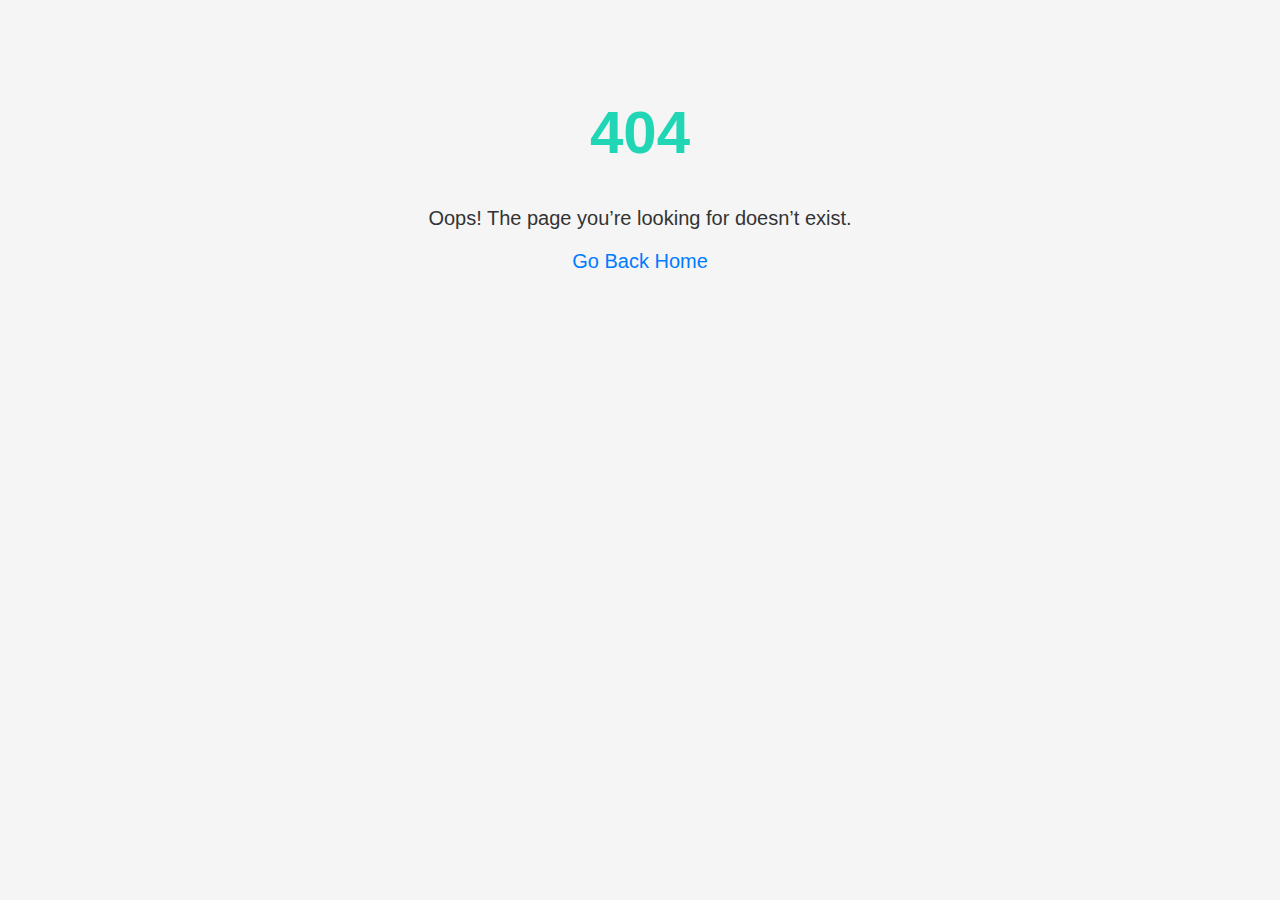
<file: 404_1.html>
<!DOCTYPE html>
<html lang="en">
<head>
  <meta charset="UTF-8">
  <meta name="viewport" content="width=device-width, initial-scale=1.0">
  <title>404 - Page Not Found</title>
  <style>
    body {
      font-family: Arial, sans-serif;
      background: #f5f5f5;
      text-align: center;
      padding: 50px;
    }
    h1 {
      font-size: 60px;
      color: #20d6b5;
    }
    p {
      font-size: 20px;
      color: #333;
    }
    a {
      color: #007BFF;
      text-decoration: none;
    }
    a:hover {
      text-decoration: underline;
    }
  </style>
</head>
<body>
  <h1>404</h1>
  <p>Oops! The page you’re looking for doesn’t exist.</p>
  <p><a href="index.html">Go Back Home</a></p>
</body>
</html>
</file>
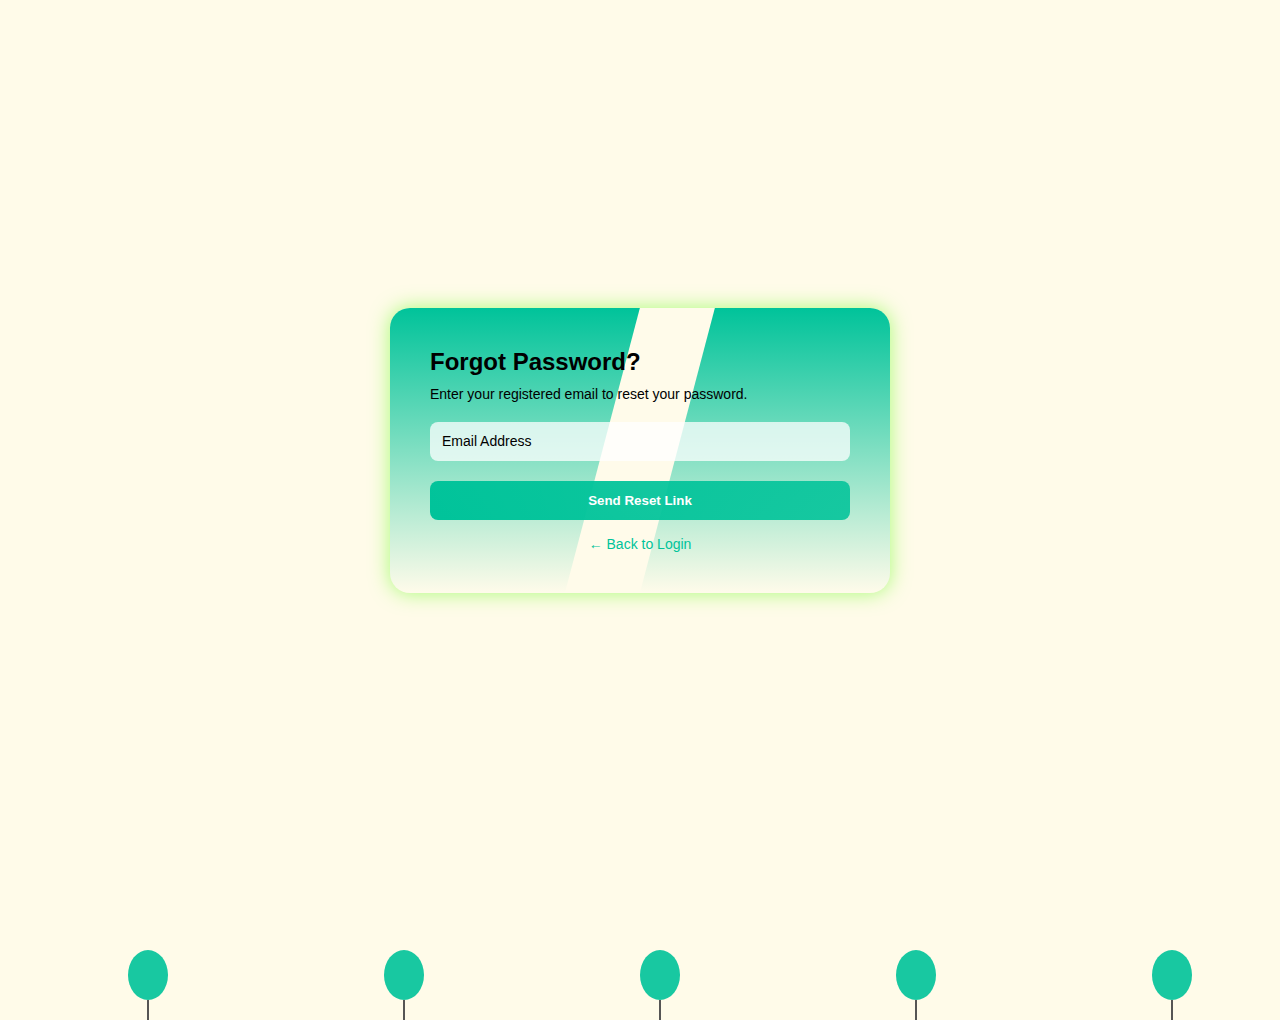
<file: forget.html>
<!DOCTYPE html>
<html lang="en">
<head>
  <meta charset="UTF-8">
  <meta name="viewport" content="width=device-width, initial-scale=1.0">
  <title>Forgot Password</title>
  <link rel="stylesheet" href="forget.css">
</head>
<body>
     <div class="balloon"></div>
  <div class="balloon"></div>
  <div class="balloon"></div>
  <div class="balloon"></div>
  <div class="balloon"></div>
  <div class="split-container">
    <div class="fire-split"></div>
    <div class="form-container">
      <h2>Forgot Password?</h2>
      <p>Enter your registered email to reset your password.</p>
      <form action="#">
        <div class="input-box">
          <input type="email" required>
          <label>Email Address</label>
        </div>
        <button type="submit" class="btn">Send Reset Link</button>
        <div class="back-login">
          <a href="login.html">← Back to Login</a>
        </div>
      </form>
    </div>
  </div>
</body>
</html>
</file>
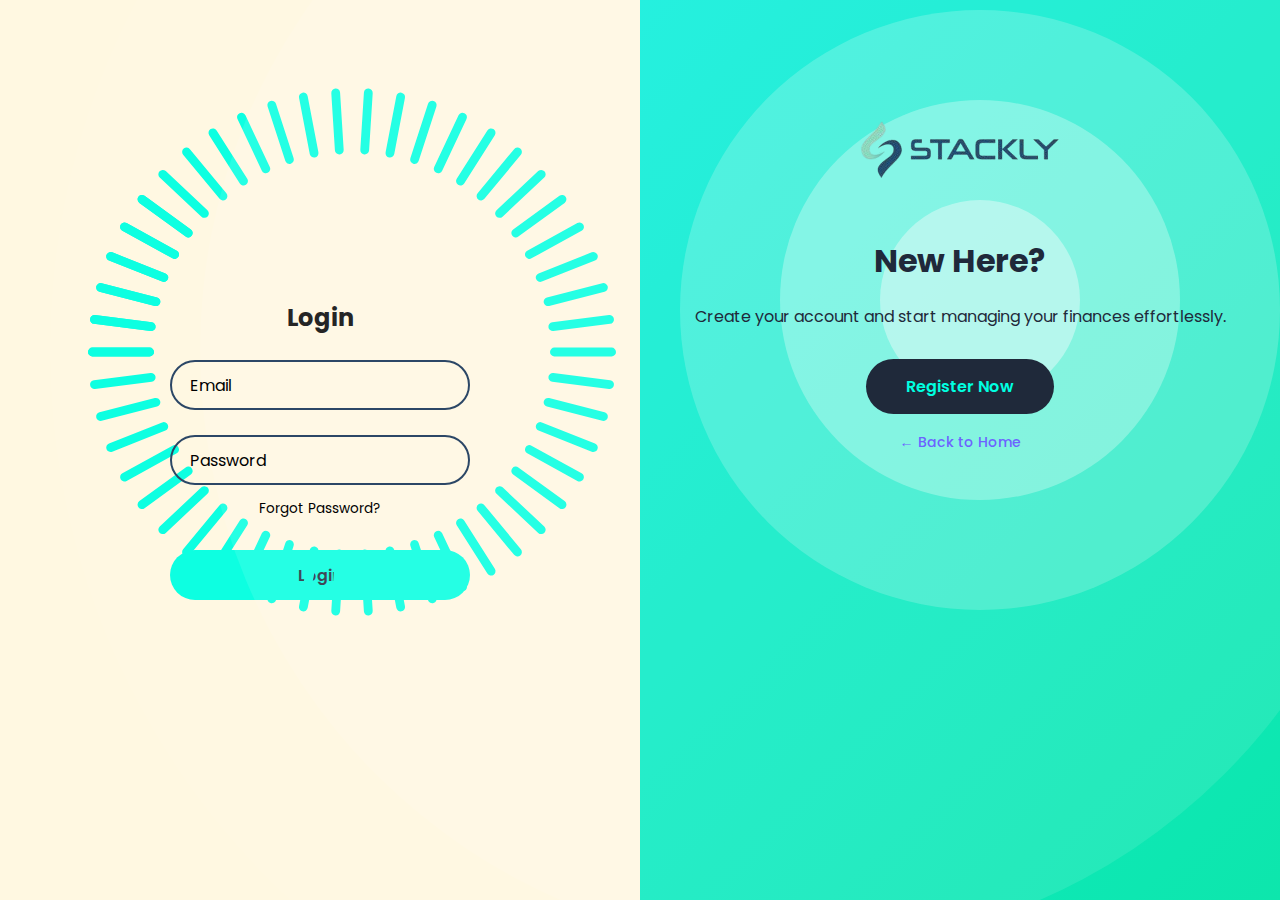
<file: login.html>
<!DOCTYPE html>
<html lang="en">
<head>
  <meta charset="UTF-8" />
  <meta name="viewport" content="width=device-width, initial-scale=1.0"/>
  <title>Login - Stackly</title>
  <link rel="stylesheet" href="login.css" />
  <link href="https://fonts.googleapis.com/css2?family=Poppins:wght@300;400;500;600;700;800;900&display=swap" rel="stylesheet">
</head>
<body>
  <div class="login-container">
    
    <!-- Left Section: Login -->
    <div class="login-box login-left active">
      <div class="animation-container">
        <!-- 50 animated spans for blinking effect -->
        <span style="--i:0;"></span>
        <span style="--i:1;"></span>
        <span style="--i:2;"></span>
        <span style="--i:3;"></span>
        <span style="--i:4;"></span>
        <span style="--i:5;"></span>
        <span style="--i:6;"></span>
        <span style="--i:7;"></span>
        <span style="--i:8;"></span>
        <span style="--i:9;"></span>
        <span style="--i:10;"></span>
        <span style="--i:11;"></span>
        <span style="--i:12;"></span>
        <span style="--i:13;"></span>
        <span style="--i:14;"></span>
        <span style="--i:15;"></span>
        <span style="--i:16;"></span>
        <span style="--i:17;"></span>
        <span style="--i:18;"></span>
        <span style="--i:19;"></span>
        <span style="--i:20;"></span>
        <span style="--i:21;"></span>
        <span style="--i:22;"></span>
        <span style="--i:23;"></span>
        <span style="--i:24;"></span>
        <span style="--i:25;"></span>
        <span style="--i:26;"></span>
        <span style="--i:27;"></span>
        <span style="--i:28;"></span>
        <span style="--i:29;"></span>
        <span style="--i:30;"></span>
        <span style="--i:31;"></span>
        <span style="--i:32;"></span>
        <span style="--i:33;"></span>
        <span style="--i:34;"></span>
        <span style="--i:35;"></span>
        <span style="--i:36;"></span>
        <span style="--i:37;"></span>
        <span style="--i:38;"></span>
        <span style="--i:39;"></span>
        <span style="--i:40;"></span>
        <span style="--i:41;"></span>
        <span style="--i:42;"></span>
        <span style="--i:43;"></span>
        <span style="--i:44;"></span>
        <span style="--i:45;"></span>
        <span style="--i:46;"></span>
        <span style="--i:47;"></span>
        <span style="--i:48;"></span>
        <span style="--i:49;"></span>
        <span style="--i:50;"></span>
        <span style="--i:51;"></span>
        <span style="--i:52;"></span>
        <span style="--i:53;"></span>
        <span style="--i:54;"></span>
        <span style="--i:55;"></span>
      </div>

      <h2>Login</h2>
      <form action="#">
        <div class="input-box">
          <input type="email" required>
          <label>Email</label>
        </div>
        <div class="input-box">
          <input type="password" required>
          <label>Password</label>
        </div>
        <div class="forgot-pass">
          <a href="forget.html">Forgot Password?</a>
        </div>
        <button type="submit" class="btn">Login</button>
      </form>
    </div>

    <div id="container">
  <div id="container-inside">
      <div id="circle-small"></div>
      <div id="circle-medium"></div>
      <div id="circle-large"></div>
      <div id="circle-xlarge"></div>
      <div id="circle-xxlarge"></div>
  </div>
  <div class="login-box login-right">
  <div class="register-logo">
        <img src="Images1/logo.png" alt="Stackly Logo">
      </div>
      <h2>New Here?</h2>
      <p>Create your account and start managing your finances effortlessly.</p>
     <button class="btn-register" onclick="location.href='register.html'">Register Now</button>
      <div class="back-home">
  <a href="index.html">← Back to Home</a>
</div>
    </div>
</div>

<script>
  const container = document.querySelector('.login-container');
  const swapBtn = document.getElementById('swapBtn');

  swapBtn.addEventListener('click', () => {
    container.classList.toggle('swap');
  });
</script>

</body>
</html>
</file>
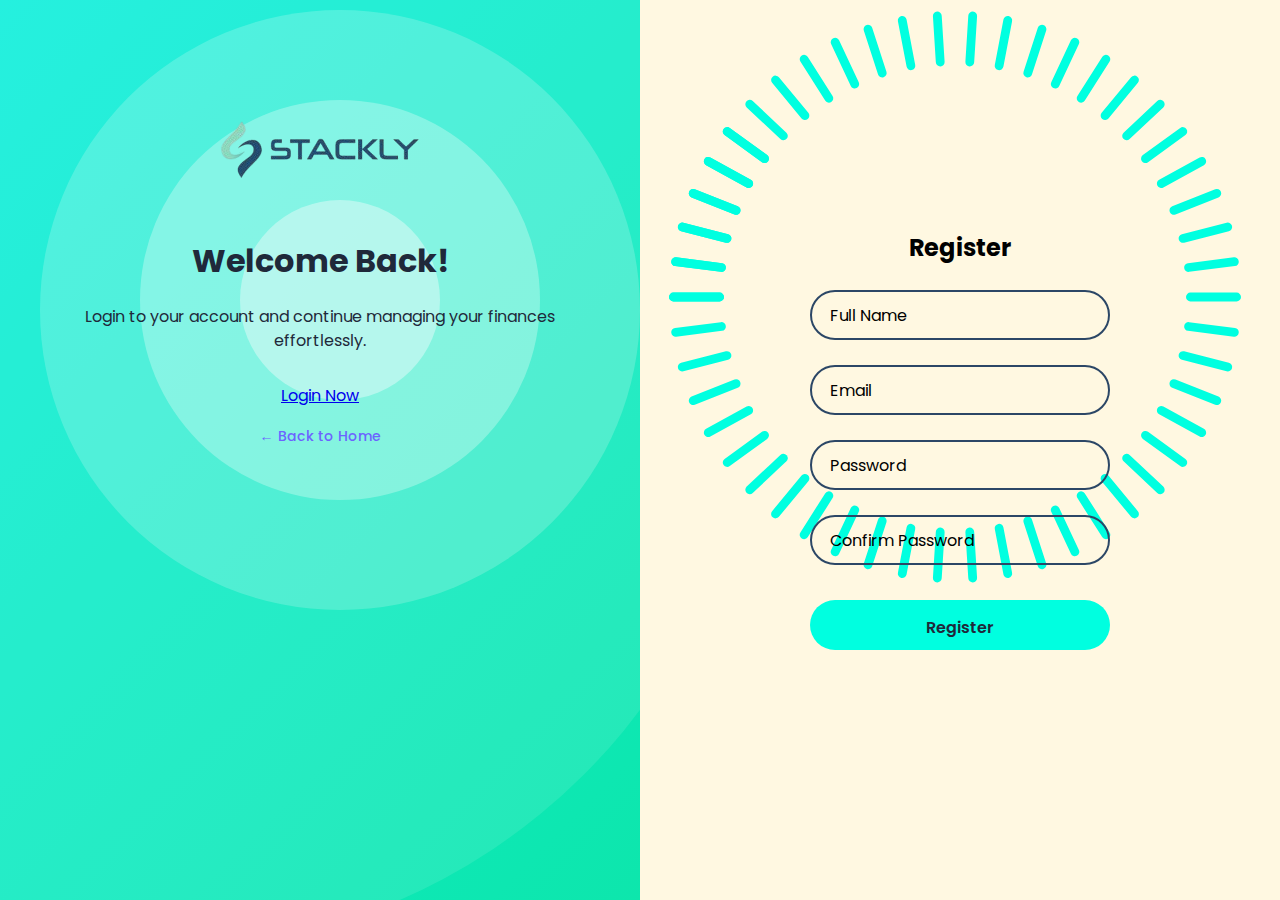
<file: register.html>
<!DOCTYPE html>
<html lang="en">
<head>
  <meta charset="UTF-8" />
  <meta name="viewport" content="width=device-width, initial-scale=1.0"/>
  <title>Login - Stackly</title>
  <link rel="stylesheet" href="register.css" />
  <link href="https://fonts.googleapis.com/css2?family=Poppins:wght@300;400;500;600;700;800;900&display=swap" rel="stylesheet">
</head>
<body>
  <div class="login-container">

  <!-- Left Section: Register -->
  <div id="container">
    <div id="container-inside">
      <div id="circle-small"></div>
      <div id="circle-medium"></div>
      <div id="circle-large"></div>
      <div id="circle-xlarge"></div>
      <div id="circle-xxlarge"></div>
    </div>
    <div class="login-box login-left">
      <div class="register-logo">
        <img src="Images1/logo.png" alt="Stackly Logo">
      </div>
      <h2>Welcome Back!</h2>
<p>Login to your account and continue managing your finances effortlessly.</p>
<a href="login.html" class="btn-register" id="swapBtn">Login Now</a>
      <!-- <button class="btn-register" onclick="location.href='register.html'">Register Now</button> -->
      <div class="back-home">
        <a href="index.html">← Back to Home</a>
      </div>
    </div>
  </div>

  <!-- Right Section: Login -->
  <div class="login-box login-right active">
    <div class="animation-container">
      <!-- 50 animated spans for blinking effect -->
      <span style="--i:0;"></span>
      <span style="--i:1;"></span>
      <span style="--i:2;"></span>
      <span style="--i:3;"></span>
      <span style="--i:4;"></span>
      <span style="--i:5;"></span>
      <span style="--i:6;"></span>
      <span style="--i:7;"></span>
      <span style="--i:8;"></span>
      <span style="--i:9;"></span>
      <span style="--i:10;"></span>
      <span style="--i:11;"></span>
      <span style="--i:12;"></span>
      <span style="--i:13;"></span>
      <span style="--i:14;"></span>
      <span style="--i:15;"></span>
      <span style="--i:16;"></span>
      <span style="--i:17;"></span>
      <span style="--i:18;"></span>
      <span style="--i:19;"></span>
      <span style="--i:20;"></span>
      <span style="--i:21;"></span>
      <span style="--i:22;"></span>
      <span style="--i:23;"></span>
      <span style="--i:24;"></span>
      <span style="--i:25;"></span>
      <span style="--i:26;"></span>
      <span style="--i:27;"></span>
      <span style="--i:28;"></span>
      <span style="--i:29;"></span>
      <span style="--i:30;"></span>
      <span style="--i:31;"></span>
      <span style="--i:32;"></span>
      <span style="--i:33;"></span>
      <span style="--i:34;"></span>
      <span style="--i:35;"></span>
      <span style="--i:36;"></span>
      <span style="--i:37;"></span>
      <span style="--i:38;"></span>
      <span style="--i:39;"></span>
      <span style="--i:40;"></span>
      <span style="--i:41;"></span>
      <span style="--i:42;"></span>
      <span style="--i:43;"></span>
      <span style="--i:44;"></span>
      <span style="--i:45;"></span>
      <span style="--i:46;"></span>
      <span style="--i:47;"></span>
      <span style="--i:48;"></span>
      <span style="--i:49;"></span>
      <span style="--i:50;"></span>
      <span style="--i:51;"></span>
      <span style="--i:52;"></span>
      <span style="--i:53;"></span>
      <span style="--i:54;"></span>
      <span style="--i:55;"></span>
    </div>

    <h2>Register</h2>
<form action="#">
  <div class="input-box">
    <input type="text" required>
    <label>Full Name</label>
  </div>
  <div class="input-box">
    <input type="email" required>
    <label>Email</label>
  </div>
  <div class="input-box">
    <input type="password" required>
    <label>Password</label>
  </div>
  <div class="input-box">
    <input type="password" required>
    <label>Confirm Password</label>
  </div>
  <!-- <button type="submit" class="btn">Register</button> -->
   <button type="button" class="btn" onclick="window.location.href='404_1.html'">Register</button>
</form>

  </div>

</div>

<script>
  const container = document.querySelector('.login-container');
  const swapBtn = document.getElementById('swapBtn');

  swapBtn.addEventListener('click', () => {
    container.classList.toggle('swap');
  });
</script>

</body>
</html>
</file>
<file: login.css>
@import url('https://fonts.googleapis.com/css2?family=Poppins:wght@300;400;500;600;700;800;900&display=swap');

* {
    margin: 0;
    padding: 0;
    box-sizing: border-box;
    font-family: 'Poppins', sans-serif;
}

body {
    background: #fff8e1; /* dark page background */
    display: flex;
    justify-content: center;
    align-items: center;
    height: 100vh;
}

.login-container {
    width: 100%;
    height: 100%;
    display: flex;
    overflow: hidden;
}

/* Left Section: Login */
.login-left {
    flex: 1;
    background: #fff8e1;
    color: black;
    display: flex;
    flex-direction: column;
    justify-content: center;
    align-items: center;  /* Center the form horizontally */
    padding: 50px;
    position: relative;
    overflow: hidden;
}
.animation-container span {
position: absolute;
    left: 0;
    width: 30px;
    height: 4px;
    left: 232px;
    top: 350px;
    background: #00ffe0;
    border-radius: 20px;
    transform-origin: 120px;
    transform: scale(2.2) rotate(calc(var(--i) * (360deg / 50)));
    animation: animateBlink 3s linear infinite;
    animation-delay: calc(var(--i) * (3s / 50));
}

.input-box,
.forgot-pass,
.btn {
    z-index: 1; /* keep form elements above spans */
}


@keyframes animateBlink {
    0% { background: #00ffe0; }
    25% { background: #2c4766; }
    50% { background: #00ffe0; }
    75% { background: #2c4766; }
    100% { background: #00ffe0; }
}

.input-box {
    position: relative;
    margin: 25px 0;
    z-index: 1;
}

.input-box input {
    width: 100%;
    height: 50px;
    width: 300px;
    background: transparent;
    border: 2px solid #2c4766;
    outline: none;
    border-radius: 40px;
    font-size: 1em;
    color: black;
    padding: 0 20px;
    transition: 0.5s;
}

.input-box input:focus,
.input-box input:valid {
    border-color: #00ffe0;
}

.input-box label {
    position: absolute;
    top: 50%;
    left: 20px;
    transform: translateY(-50%);
    font-size: 1em;
    color: black;
    pointer-events: none;
    transition: 0.5s;
}

.input-box input:focus~label,
.input-box input:valid~label {
    top: 1px;
    font-size: 0.8em;
    background: #1f293a;
    padding: 0 6px;
    color: #00ffe0;
}

.forgot-pass {
    margin: -15px 0 20px;
    text-align: center;
    position: relative;   /* ensure it's in flow */
    z-index: 10;          /* higher priority */
}

.forgot-pass a {
    font-size: 0.85em;
    color: black;
    text-decoration: none;
    cursor: pointer;      /* show hand cursor */
    position: relative;
    z-index: 20;          /* make sure it's above other layers */
}


.btn {
    width: 100%;
    height: 50px;
    background: #00ffe0;
    border: none;
    border-radius: 40px;
    cursor: pointer;
    font-size: 1em;
    font-weight: 600;
    color: #1f293a;
    margin-top: 10px;
    z-index: 1;
}

/* Right Section: Register */
.login-right {
    flex: 1;
    display: flex;
    flex-direction: column;
    justify-content: center;
    align-items: center;
    padding: 50px;
    text-align: center;
    color: #1f293a;
    z-index: 5000;
}

.login-right .register-logo img {
    width: 100px;
    margin-bottom: 30px;
}

.login-right h2 {
    font-size: 2em;
    margin-bottom: 20px;
    margin-top: -50px;
}

.login-right p {
    margin-bottom: 30px;
    font-size: 1em;
    line-height: 1.5;
}

.btn-register {
    background: #1f293a;
    color: #00ffe0;
    border: none;
    padding: 15px 40px;
    border-radius: 30px;
    font-size: 1em;
    font-weight: 600;
    cursor: pointer;
    transition: 0.3s;
}

.btn-register:hover {
    background: #0d1a2a;
    color: #0ef;
}

.login-right .register-logo img {
    width: 200px;  /* increased from 100px */
    height: auto;  /* maintain aspect ratio */
    margin-bottom: 30px;
}


#container{
    background: #00adef;
    background: -moz-linear-gradient(-45deg, #00efdb 0%, #00e5a8 100%);
    background: -moz-linear-gradient(-45deg, #00efdb 0%, #00e5a8 100%);
    background: -webkit-linear-gradient(-45deg,  0%,#00e5a8 100%);
    background: linear-gradient(135deg, #00efdb 0%,#00e5a8 100%);
    filter: progid:DXImageTransform.Microsoft.gradient( startColorstr='#00adef', endColorstr='#0076e5',GradientType=1 );
    position: relative;
    height: 100%;
    width: 50%;
    margin: 0px auto;
    padding: 0px auto;
}

#container-inside {
    position: relative;
    margin: 0px auto;
    width: 50%;
    padding: 0px auto;
    overflow: visible;
}

#circle-small {
    -webkit-animation: circle-small-scale 3s ease-in-out infinite alternate;
    animation: circle-small-scale 3s ease-in-out infinite alternate;
	animation-timing-function: cubic-bezier(.6, 0, .4, 1);
	animation-delay: 0s;
	position: absolute;
	top: 200px;
    left: 80px;
    background: #fff;
    width: 200px;
    height: 200px;
    border-radius: 50%;
    opacity: 0.4;
}

#circle-medium {
    -webkit-animation: circle-small-scale 3s ease-in-out infinite alternate;
    animation: circle-small-scale 3s ease-in-out infinite alternate;
	animation-timing-function: cubic-bezier(.6, 0, .4, 1);
	animation-delay: 0.3s;
	position: absolute;
	top: 100px;
	left: -20px;
    background: #fff;
    width: 400px;
    height: 400px;
    border-radius: 50%;
    opacity: 0.3;
}

#circle-large {
    -webkit-animation: circle-small-scale 3s ease-in-out infinite alternate;
    animation: circle-small-scale 3s ease-in-out infinite alternate;
	animation-timing-function: cubic-bezier(.6, 0, .4, 1);
	animation-delay: 0.6s;
	position: absolute;
	top: 10px;
	left: -120px;
    background: #fff;
    width: 600px;
    height: 600px;
    border-radius: 50%;
    opacity: 0.2;
}

#circle-xlarge {
    -webkit-animation: circle-small-scale 3s ease-in-out infinite alternate;
    animation: circle-small-scale 3s ease-in-out infinite alternate;
	animation-timing-function: cubic-bezier(.6, 0, .4, 1);
	animation-delay: 0.9s;
	position: absolute;
	top: -250px;
	left: -600px;
    background: #fff;
    width: 1200px;
    height: 1200px;
    border-radius: 50%;
    opacity: 0.1;
}

#circle-xxlarge {
    -webkit-animation: circle-small-scale 3s ease-in-out infinite alternate;
    animation: circle-small-scale 3s ease-in-out infinite alternate;
	animation-timing-function: cubic-bezier(.6, 0, .4, 1);
	animation-delay: 1.2s;
	position: absolute;
	top: -400px;
	left: -750px;
    background: #fff;
    width: 1500px;
    height: 1500px;
    border-radius: 50%;
    opacity: 0.05;
}

@-webkit-keyframes circle-small-scale {
    0% {
        -webkit-transform: scale(1.0);
    }
    100% {
        -webkit-transform: scale(1.1);
    }
}

@keyframes circle-small-scale {
    0% {
        transform: scale(1.0);
    }
    100% {
        transform: scale(1.1);
    }
}

#container,
#container-inside,
#circle-small,
#circle-medium,
#circle-large,
#circle-xlarge,
#circle-xxlarge {
    z-index: 0;   /* keep them in the back */
}

/* Bring the login-right section to the front */
.login-right {
    position: relative; /* needed so z-index applies */
    z-index: 10;        /* higher than circles */
}

.back-home {
  margin-top: 15px;
  text-align: center;
}

.back-home a {
  text-decoration: none;
  font-size: 14px;
  color: #6c63ff;   /* match your theme color */
  font-weight: 500;
  transition: color 0.3s ease;
}

.back-home a:hover {
  color: #4a47d1;   /* slightly darker on hover */
}

.login-container.swap .login-left {
  transform: translateX(100%);
  z-index: 1;
}
.login-container.swap .login-right {
  transform: translateX(-100%);
  z-index: 2;
}

.login-container.swap .container-inside{
  transform: translateX(-100%);
  z-index: 2;
}
</file>
<file: register.css>
/* ===================== GLOBAL ===================== */
@import url('https://fonts.googleapis.com/css2?family=Poppins:wght@300;400;500;600;700;800;900&display=swap');

* {
    margin: 0;
    padding: 0;
    box-sizing: border-box;
    font-family: 'Poppins', sans-serif;
}

body {
    background: #fff8e1; 
    display: flex;
    justify-content: center;
    align-items: center;
    height: 100vh;
}

.login-container {
    width: 100%;
    height: 100%;
    display: flex;
    overflow: hidden;
}

/* ===================== LEFT SECTION (REGISTER) ===================== */
.login-left {
    flex: 1;
    display: flex;
    flex-direction: column;
    justify-content: center;
    align-items: center;
    padding: 50px;
    text-align: center;
    color: #1f293a;
    z-index: 10; /* Keep above background circles */
}

.login-left .register-logo img {
    width: 200px;
    height: auto;
    margin-bottom: 30px;
}

.login-left h2 {
    font-size: 2em;
    margin-bottom: 20px;
    margin-top: -50px;
}

.login-left p {
    margin-bottom: 30px;
    font-size: 1em;
    line-height: 1.5;
}

.btn {
    background: #1c9886;
    color: #00ffe1bb;
    border: none;
    padding: 15px 40px;
    border-radius: 30px;
    text-decoration: none;
    font-size: 1em;
    font-weight: 600;
    cursor: pointer;
    transition: 0.3s;
}

.btn:hover {
    background: #0d1a2a;
    color: #0ef;
}

.back-home {
  margin-top: 15px;
  text-align: center;
}

.back-home a {
  text-decoration: none;
  font-size: 14px;
  color: #6c63ff;
  font-weight: 500;
  transition: color 0.3s ease;
}

.back-home a:hover {
  color: #4a47d1;
}

/* ===================== RIGHT SECTION (LOGIN) ===================== */
.login-right {
    flex: 1;
    background: #fff8e1;
    color: black;
    margin-top: -20px;
    display: flex;
    flex-direction: column;
    justify-content: center;
    align-items: center;  
    padding: 50px;
    position: relative;
    overflow: hidden;
}

.animation-container span {
    position: absolute;
    left: 185px;
    top: 315px;
    width: 25px;
    height: 4px;
    background: #00ffe0;
    border-radius: 10px;
    transform-origin: 130px;
    transform: scale(2.2) rotate(calc(var(--i) * (360deg / 50)));
    animation: animateBlink 3s linear infinite;
    animation-delay: calc(var(--i) * (3s / 50));
}

.input-box,
.forgot-pass,
.btn {
    z-index: 1;
}

@keyframes animateBlink {
    0% { background: #00ffe0; }
    25% { background: #2c4766; }
    50% { background: #00ffe0; }
    75% { background: #2c4766; }
    100% { background: #00ffe0; }
}

.input-box {
    position: relative;
    margin: 25px 0;
    z-index: 1;
}

.input-box input {
    width: 300px;
    height: 50px;
    background: transparent;
    border: 2px solid #2c4766;
    outline: none;
    border-radius: 40px;
    font-size: 1em;
    color: black;
    padding: 0 20px;
    transition: 0.5s;
}

.input-box input:focus,
.input-box input:valid {
    border-color: #00ffe0;
}

.input-box label {
    position: absolute;
    top: 50%;
    left: 20px;
    transform: translateY(-50%);
    font-size: 1em;
    color: black;
    pointer-events: none;
    transition: 0.5s;
}

.input-box input:focus~label,
.input-box input:valid~label {
    top: 1px;
    font-size: 0.8em;
    background: #1f293a;
    padding: 0 6px;
    color: #00ffe0;
}

.forgot-pass {
    margin: -15px 0 20px;
    text-align: center;
    z-index: 1;
}

.forgot-pass a {
    font-size: 0.85em;
    color: black;
    text-decoration: none;
}

.btn {
    width: 100%;
    height: 50px;
    background: #00ffe0;
    border: none;
    border-radius: 40px;
    cursor: pointer;
    font-size: 1em;
    font-weight: 600;
    color: #1f293a;
    margin-top: 10px;
    z-index: 1;
}

/* ===================== BACKGROUND CIRCLES ===================== */
#container {
    background: linear-gradient(135deg, #00efdb 0%,#00e5a8 100%);
    position: relative;
    height: 100%;
    width: 50%;
    margin: 0 auto;
    padding: 0;
}

#container-inside {
    position: relative;
    margin: 0 auto;
    width: 50%;
    overflow: visible;
}

#circle-small, #circle-medium, #circle-large, #circle-xlarge, #circle-xxlarge {
    border-radius: 50%;
    background: #fff;
    position: absolute;
}

#circle-small {
    width: 200px; height: 200px; top: 200px; left: 80px; opacity: 0.4;
    animation: circle-small-scale 3s ease-in-out infinite alternate;
}
#circle-medium {
    width: 400px; height: 400px; top: 100px; left: -20px; opacity: 0.3;
    animation: circle-small-scale 3s ease-in-out infinite alternate 0.3s;
}
#circle-large {
    width: 600px; height: 600px; top: 10px; left: -120px; opacity: 0.2;
    animation: circle-small-scale 3s ease-in-out infinite alternate 0.6s;
}
#circle-xlarge {
    width: 1200px; height: 1200px; top: -250px; left: -600px; opacity: 0.1;
    animation: circle-small-scale 3s ease-in-out infinite alternate 0.9s;
}
#circle-xxlarge {
    width: 1500px; height: 1500px; top: -400px; left: -750px; opacity: 0.05;
    animation: circle-small-scale 3s ease-in-out infinite alternate 1.2s;
}

@keyframes circle-small-scale {
    0% { transform: scale(1.0); }
    100% { transform: scale(1.1); }
}

/* Keep circles behind */
#container, #container-inside, 
#circle-small, #circle-medium, #circle-large, #circle-xlarge, #circle-xxlarge {
    z-index: 0;
}

/* ===================== SWAP ANIMATION ===================== */
.login-container.swap .login-right {
  transform: translateX(-100%);
  z-index: 1;
}
.login-container.swap .login-left {
  transform: translateX(100%);
  z-index: 2;
}
.login-container.swap .container-inside {
  transform: translateX(-100%);
  z-index: 2;
}


#container,
#container-inside,
#circle-small,
#circle-medium,
#circle-large,
#circle-xlarge,
#circle-xxlarge {
    z-index: 0;   /* keep them in the back */
}

/* Bring the login-right section to the front */
.login-left {
    position: relative; /* needed so z-index applies */
    z-index: 10;        /* higher than circles */

}
</file>
<file: forget.css>
/* General reset */
* {
  margin: 0;
  padding: 0;
  box-sizing: border-box;
  font-family: "Poppins", sans-serif;
}

body {
  height: 100vh;
  display: flex;
  justify-content: center;
  align-items: center;
  background: #fffbe9;
  overflow: hidden;
}

/* Container with fire split animation */
.split-container {
  position: relative;
  width: 500px;
  padding: 40px;
  background: rgba(255, 255, 255, 0.05);
  border-radius: 20px;
  box-shadow: 0 0 20px rgba(81, 255, 0, 0.5);
  overflow: hidden;
  color: #fff;
  z-index: 2;
}

.split-container::before,
.split-container::after {
  content: '';
  position: absolute;
  top: 0;
  width: 50%;
  height: 100%;
  background: linear-gradient(180deg, #00c39a, transparent);
  animation: fireSplit 3s infinite ease-in-out alternate;
  z-index: -1;
}

.split-container::before {
  left: 0;
  clip-path: polygon(0 0, 100% 0, 70% 100%, 0 100%);
}

.split-container::after {
  right: 0;
  clip-path: polygon(30% 0, 100% 0, 100% 100%, 0 100%);
  animation-delay: 1.5s;
}

@keyframes fireSplit {
  0% { transform: translateY(0); opacity: 0.7; }
  50% { transform: translateY(-15px); opacity: 1; }
  100% { transform: translateY(0); opacity: 0.7; }
}

/* Form styles */
.form-container h2 {
  font-size: 24px;
   color: black;
  margin-bottom: 10px;
}

.form-container p {
  font-size: 14px;
  margin-bottom: 20px;
  color: black;
}

.input-box {
  position: relative;
  margin-bottom: 20px;
}

.input-box input {
  width: 100%;
  padding: 12px;
  border: none;
  outline: none;
  border-radius: 8px;
  background: rgba(255, 255, 255, 0.747);
  color: black;
}

.input-box label {
  position: absolute;
  top: 50%;
  left: 12px;
  transform: translateY(-50%);
  font-size: 14px;
  color: Black;
  pointer-events: none;
  transition: 0.3s;
}

.input-box input:focus + label,
.input-box input:valid + label {
  top: -5px;
  font-size: 12px;
  color: #00c39a;
}

.btn {
  width: 100%;
  padding: 12px;
  border: none;
  outline: none;
  border-radius: 8px;
  background: linear-gradient(45deg, #00c39a, #00c399de);
  color: #fff;
  font-weight: bold;
  cursor: pointer;
  transition: 0.3s;
}

.btn:hover {
  transform: scale(1.05);
  box-shadow: 0 0 15px rgba(255, 140, 0, 0.8);
}

.back-login {
  margin-top: 15px;
  text-align: center;
}

.back-login a {
  color: #00c39a;
  text-decoration: none;
  font-size: 14px;
}

.back-login a:hover {
  text-decoration: underline;
}


/* Balloon Animation */
.balloon {
  position: absolute;
  bottom: -100px;
  width: 40px;
  height: 50px;
  background: #00c39a;
  border-radius: 50%;
  animation: floatBalloon 8s linear infinite;
  opacity: 0.9;
}

.balloon::after {
  content: "";
  position: absolute;
  bottom: -20px;
  left: 50%;
  width: 2px;
  height: 20px;
  background: #444;
  transform: translateX(-50%);
}

/* Multiple balloons with different speeds & positions */
.balloon:nth-child(1) {
  left: 10%;
  animation-duration: 12s;
}
.balloon:nth-child(2) {
  left: 30%;
  animation-duration: 14s;
}
.balloon:nth-child(3) {
  left: 50%;
  animation-duration: 10s;
}
.balloon:nth-child(4) {
  left: 70%;
  animation-duration: 13s;
}
.balloon:nth-child(5) {
  left: 90%;
  animation-duration: 15s;
}

@keyframes floatBalloon {
  0% {
    transform: translateY(0) scale(1);
    opacity: 1;
  }

  100% {
    transform: translateY(-120vh) scale(1.2);
    opacity: 0;
  }
}
</file>
